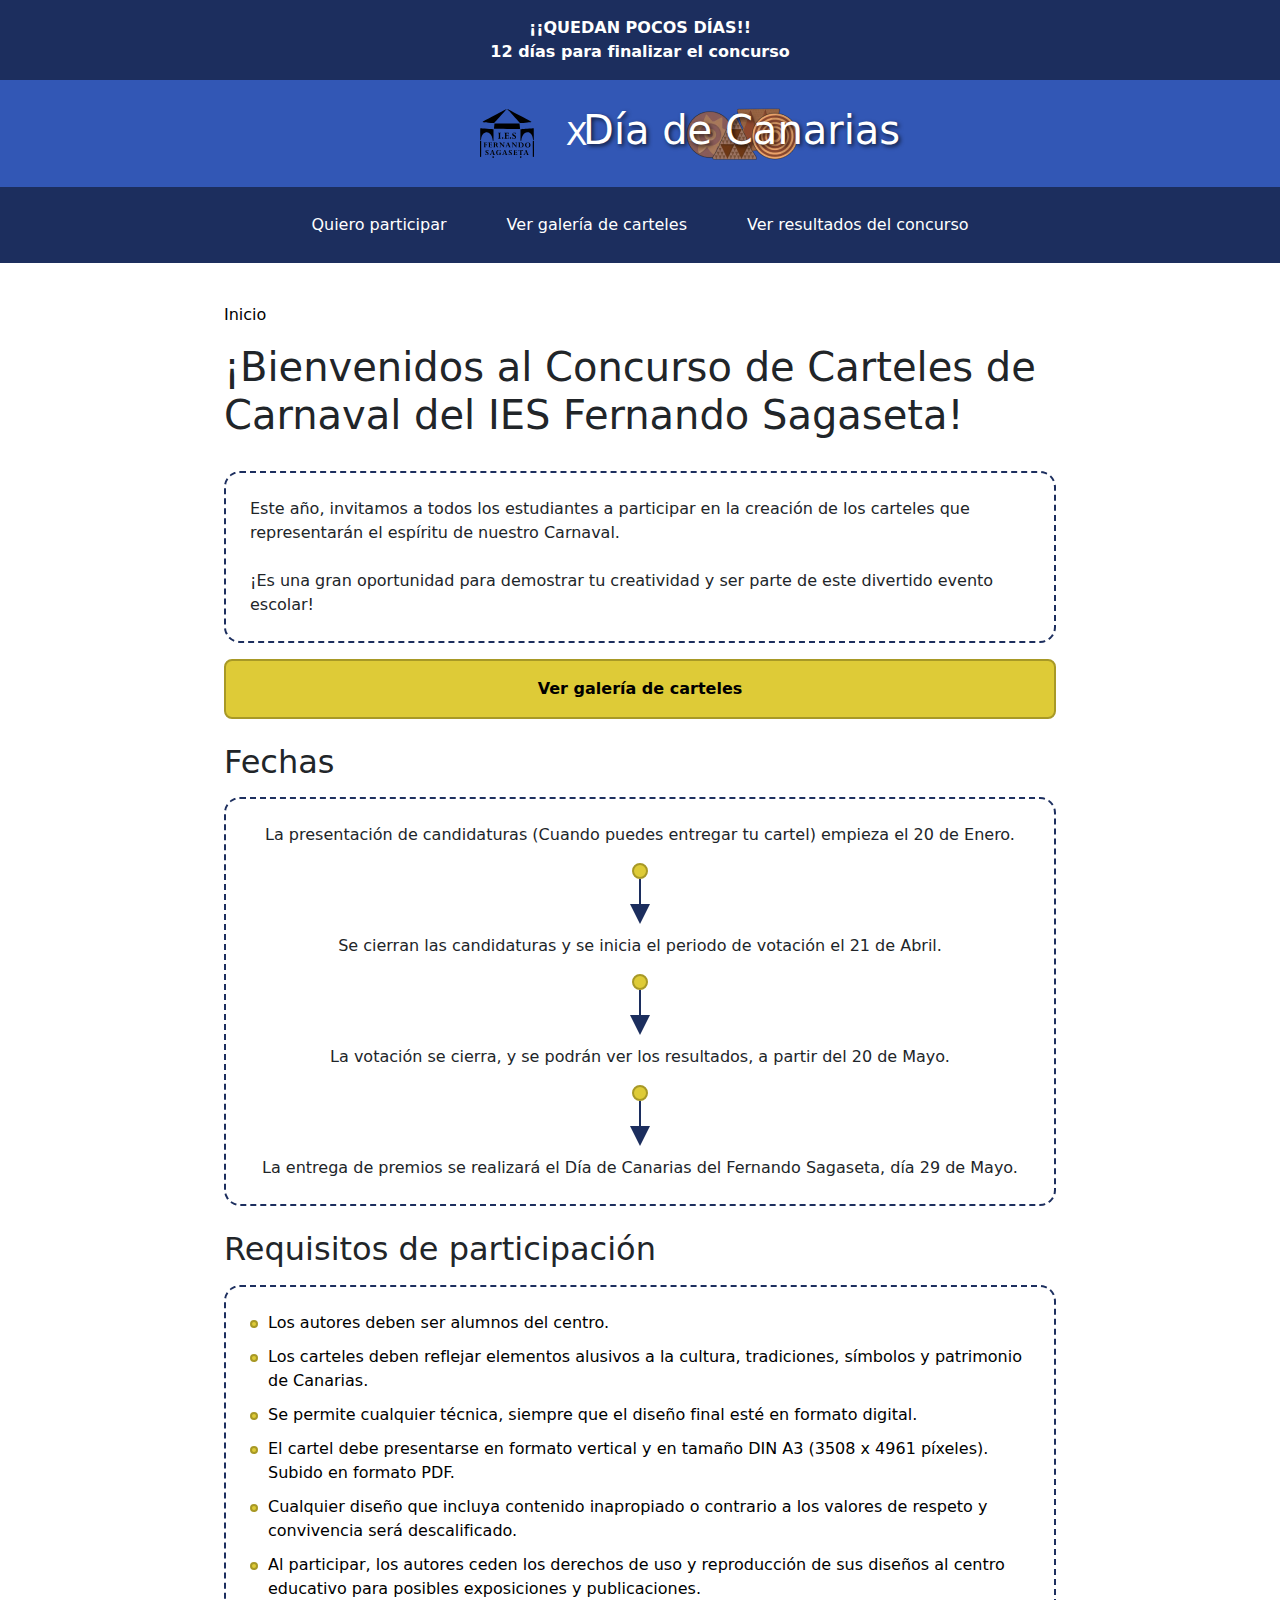
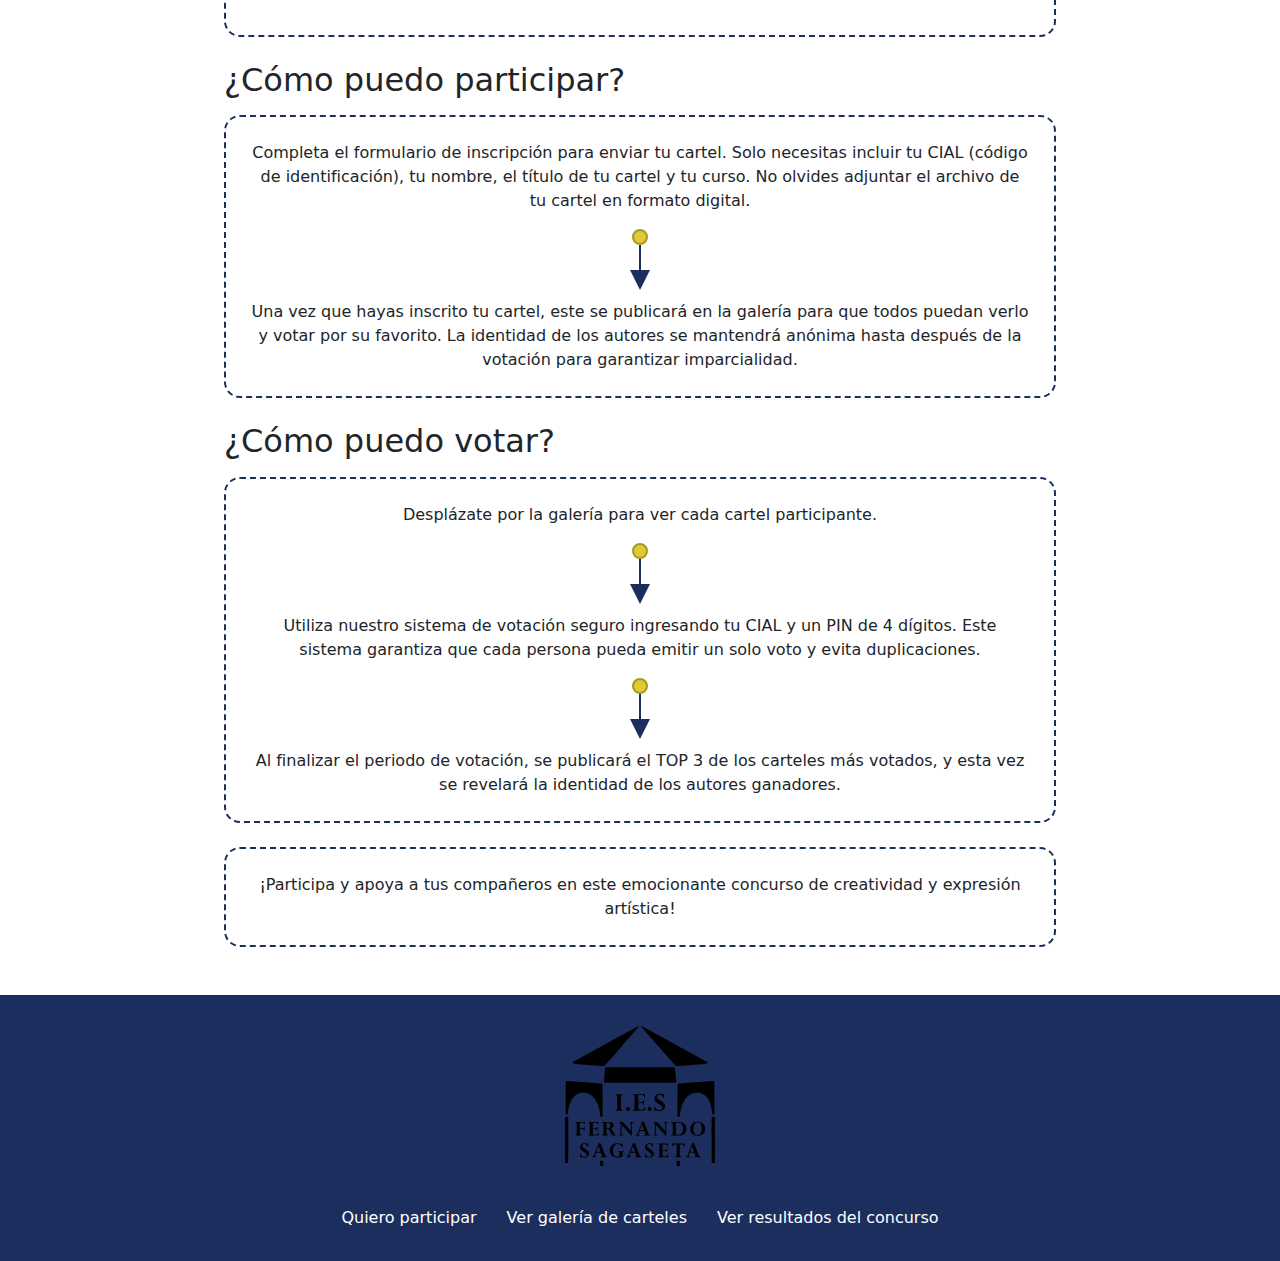
<file: index.html>
<!DOCTYPE html>
<html lang="es">

<head>
  <meta charset="UTF-8">
  <meta name="viewport" content="width=device-width, initial-scale=1.0">
  <title>Concurso de carteles</title>
  <link href="https://cdn.jsdelivr.net/npm/bootstrap@5.3.3/dist/css/bootstrap.min.css" rel="stylesheet"
    integrity="sha384-QWTKZyjpPEjISv5WaRU9OFeRpok6YctnYmDr5pNlyT2bRjXh0JMhjY6hW+ALEwIH" crossorigin="anonymous">
  <link rel="stylesheet" href="/styles/normalize.css">
  <link rel="stylesheet" href="/styles/styles.css">
  <link rel="stylesheet" href="/styles/especific/index.css">
  <link href="https://cdn.jsdelivr.net/npm/bootstrap-icons/font/bootstrap-icons.css" rel="stylesheet">
</head>

<body>

  <div id="header-container"></div>

  <main class="content-main d-flex flex-column">

    <nav>
      <a href="/index.html">Inicio</a>
    </nav>

    <h1 class="mt-2">¡Bienvenidos al Concurso de Carteles de Carnaval
      del IES Fernando Sagaseta!
    </h1>

    <p class="dashed-border p-4 mt-4">
      Este año, invitamos a todos los estudiantes a participar en la creación de los carteles que representarán el
      espíritu de nuestro Carnaval.
      <br><br>
      ¡Es una gran oportunidad para demostrar tu creatividad y ser parte de este divertido evento escolar!
    </p>

    <a href="/src/pages/poster.html" class="button">Ver galería de carteles</a>

    <h2 class="mt-4">Fechas</h2>
    <section class="dashed-border p-4 mt-2 text-center">
      La presentación de candidaturas (Cuando puedes entregar tu cartel) empieza el 20 de Enero.
      <div class="flecha-con-linea">
        <div class="punto"></div>
        <div class="linea"></div>
        <div class="flecha"></div>
      </div>
      Se cierran las candidaturas y se inicia el periodo de votación el 21 de Abril.
      <div class="flecha-con-linea">
        <div class="punto"></div>
        <div class="linea"></div>
        <div class="flecha"></div>
      </div>
      La votación se cierra, y se podrán ver los resultados, a partir del 20 de Mayo.
      <div class="flecha-con-linea">
        <div class="punto"></div>
        <div class="linea"></div>
        <div class="flecha"></div>
      </div>
      La entrega de premios se realizará el Día de Canarias del Fernando Sagaseta, día 29 de Mayo.
    </section>

    <h2 class="mt-4">Requisitos de participación</h2>
    <section class="dashed-border p-4 mt-2">
      <ul class="punto-con-texto">
        <li>Los autores deben ser alumnos del centro.</li>
        <li>Los carteles deben reflejar elementos alusivos a la cultura, tradiciones, símbolos y patrimonio de Canarias.</li>
        <li>Se permite cualquier técnica, siempre que el diseño final esté en formato digital.</li>
        <li>El cartel debe presentarse en formato vertical y en tamaño DIN A3 (3508 x 4961 píxeles). Subido en formato PDF.</li>
        <li>Cualquier diseño que incluya contenido inapropiado o contrario a los valores de respeto y convivencia será descalificado.</li>
        <li>Al participar, los autores ceden los derechos de uso y reproducción de sus diseños al centro educativo para posibles exposiciones y publicaciones.</li>
      </ul>
    </section>

    <h2 class="mt-4">¿Cómo puedo participar?</h2>
    <section class="dashed-border p-4 mt-2 text-center">
      Completa el formulario de inscripción para enviar tu cartel. Solo necesitas incluir tu CIAL (código de identificación), tu nombre, el título de tu cartel y tu curso. No olvides adjuntar el archivo de tu cartel en formato digital.
      <div class="flecha-con-linea">
        <div class="punto"></div>
        <div class="linea"></div>
        <div class="flecha"></div>
      </div>
      Una vez que hayas inscrito tu cartel, este se publicará en la galería para que todos puedan verlo y votar por su favorito. La identidad de los autores se mantendrá anónima hasta después de la votación para garantizar imparcialidad.
    </section>

    <h2 class="mt-4">¿Cómo puedo votar?</h2>
    <section class="dashed-border p-4 mt-2 text-center">
      Desplázate por la galería para ver cada cartel participante.
      <div class="flecha-con-linea">
        <div class="punto"></div>
        <div class="linea"></div>
        <div class="flecha"></div>
      </div>
      Utiliza nuestro sistema de votación seguro ingresando tu CIAL y un PIN de 4 dígitos. Este sistema garantiza que cada persona pueda emitir un solo voto y evita duplicaciones.
      <div class="flecha-con-linea">
        <div class="punto"></div>
        <div class="linea"></div>
        <div class="flecha"></div>
      </div>
      Al finalizar el periodo de votación, se publicará el TOP 3 de los carteles más votados, y esta vez se revelará la identidad de los autores ganadores.
    </section>

    <p class="dashed-border p-4 text-center mt-4">
      ¡Participa y apoya a tus compañeros en este emocionante concurso de creatividad y expresión artística!
    </p>

  </main>

  <div id="footer-container"></div>

  <button id="scrollToTop" class="scroll-to-top">
    <i class="bi bi-arrow-up"></i>
  </button>

  <script src="https://cdn.jsdelivr.net/npm/bootstrap@5.3.3/dist/js/bootstrap.bundle.min.js"
    integrity="sha384-YvpcrYf0tY3lHB60NNkmXc5s9fDVZLESaAA55NDzOxhy9GkcIdslK1eN7N6jIeHz"
    crossorigin="anonymous"></script>
  <script src="/src/script.js" type="text/javascript"></script>

</body>

</html>
</file>
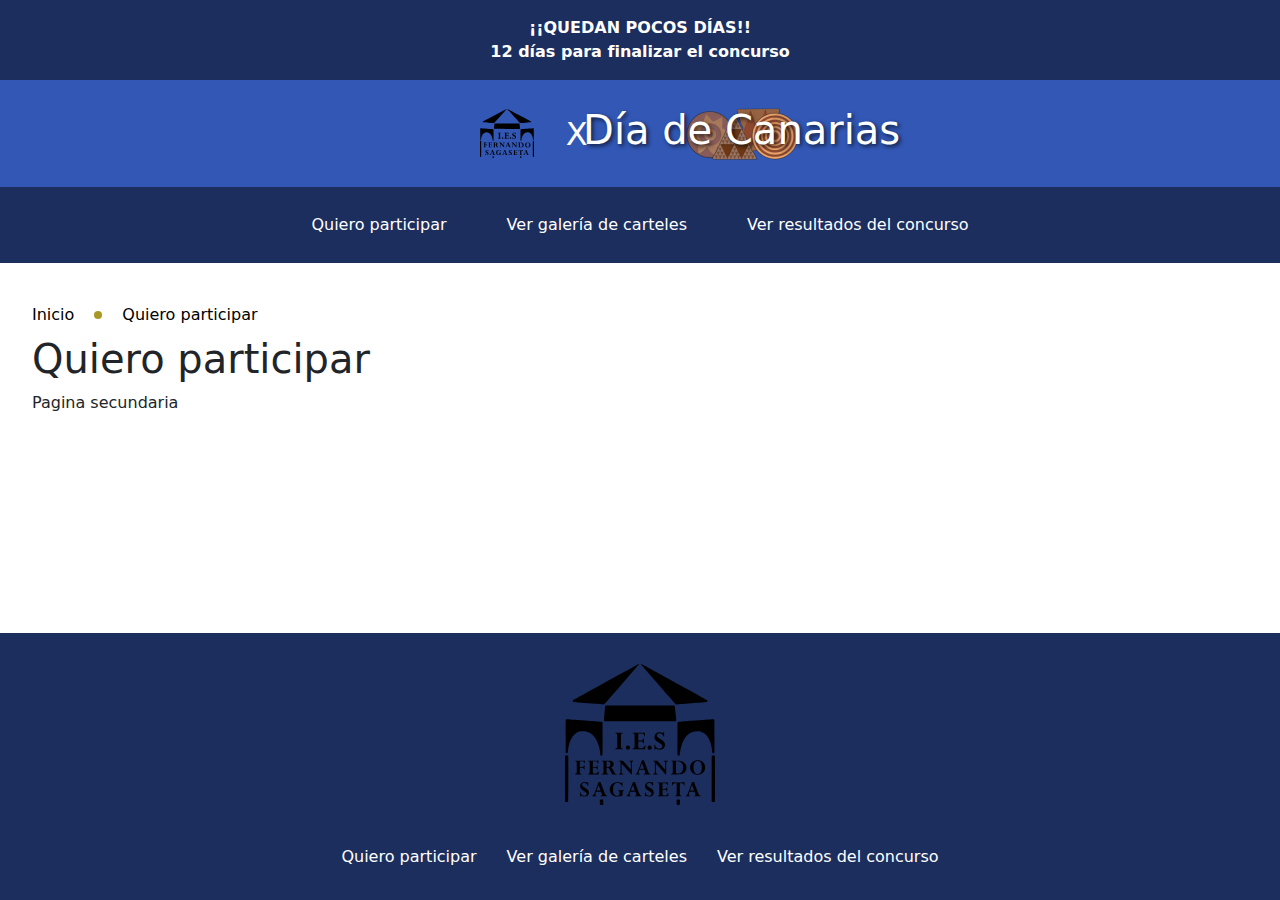
<file: src/pages/participate.html>
<!DOCTYPE html>
<html lang="es">

<head>
  <meta charset="UTF-8">
  <meta name="viewport" content="width=device-width, initial-scale=1.0">
  <title>Quiero participar</title>
  <link href="https://cdn.jsdelivr.net/npm/bootstrap@5.3.3/dist/css/bootstrap.min.css" rel="stylesheet" integrity="sha384-QWTKZyjpPEjISv5WaRU9OFeRpok6YctnYmDr5pNlyT2bRjXh0JMhjY6hW+ALEwIH" crossorigin="anonymous">
  <link rel="stylesheet" href="/styles/normalize.css">
  <link rel="stylesheet" href="/styles/styles.css">
</head>

<body>

  <div id="header-container"></div>

  <main>
    <nav>
      <a href="/index.html">Inicio</a>
      <div class="bolita"></div>
      <a href="/src/pages/participate.html">Quiero participar</a>
    </nav>
    <h1>Quiero participar</h1>
    <p>Pagina secundaria</p>
  </main>

  <div id="footer-container"></div>

  <script src="https://cdn.jsdelivr.net/npm/bootstrap@5.3.3/dist/js/bootstrap.bundle.min.js" integrity="sha384-YvpcrYf0tY3lHB60NNkmXc5s9fDVZLESaAA55NDzOxhy9GkcIdslK1eN7N6jIeHz" crossorigin="anonymous"></script>
  <script src="/src/script.js" type="text/javascript"></script>

</body>

</html>
</file>
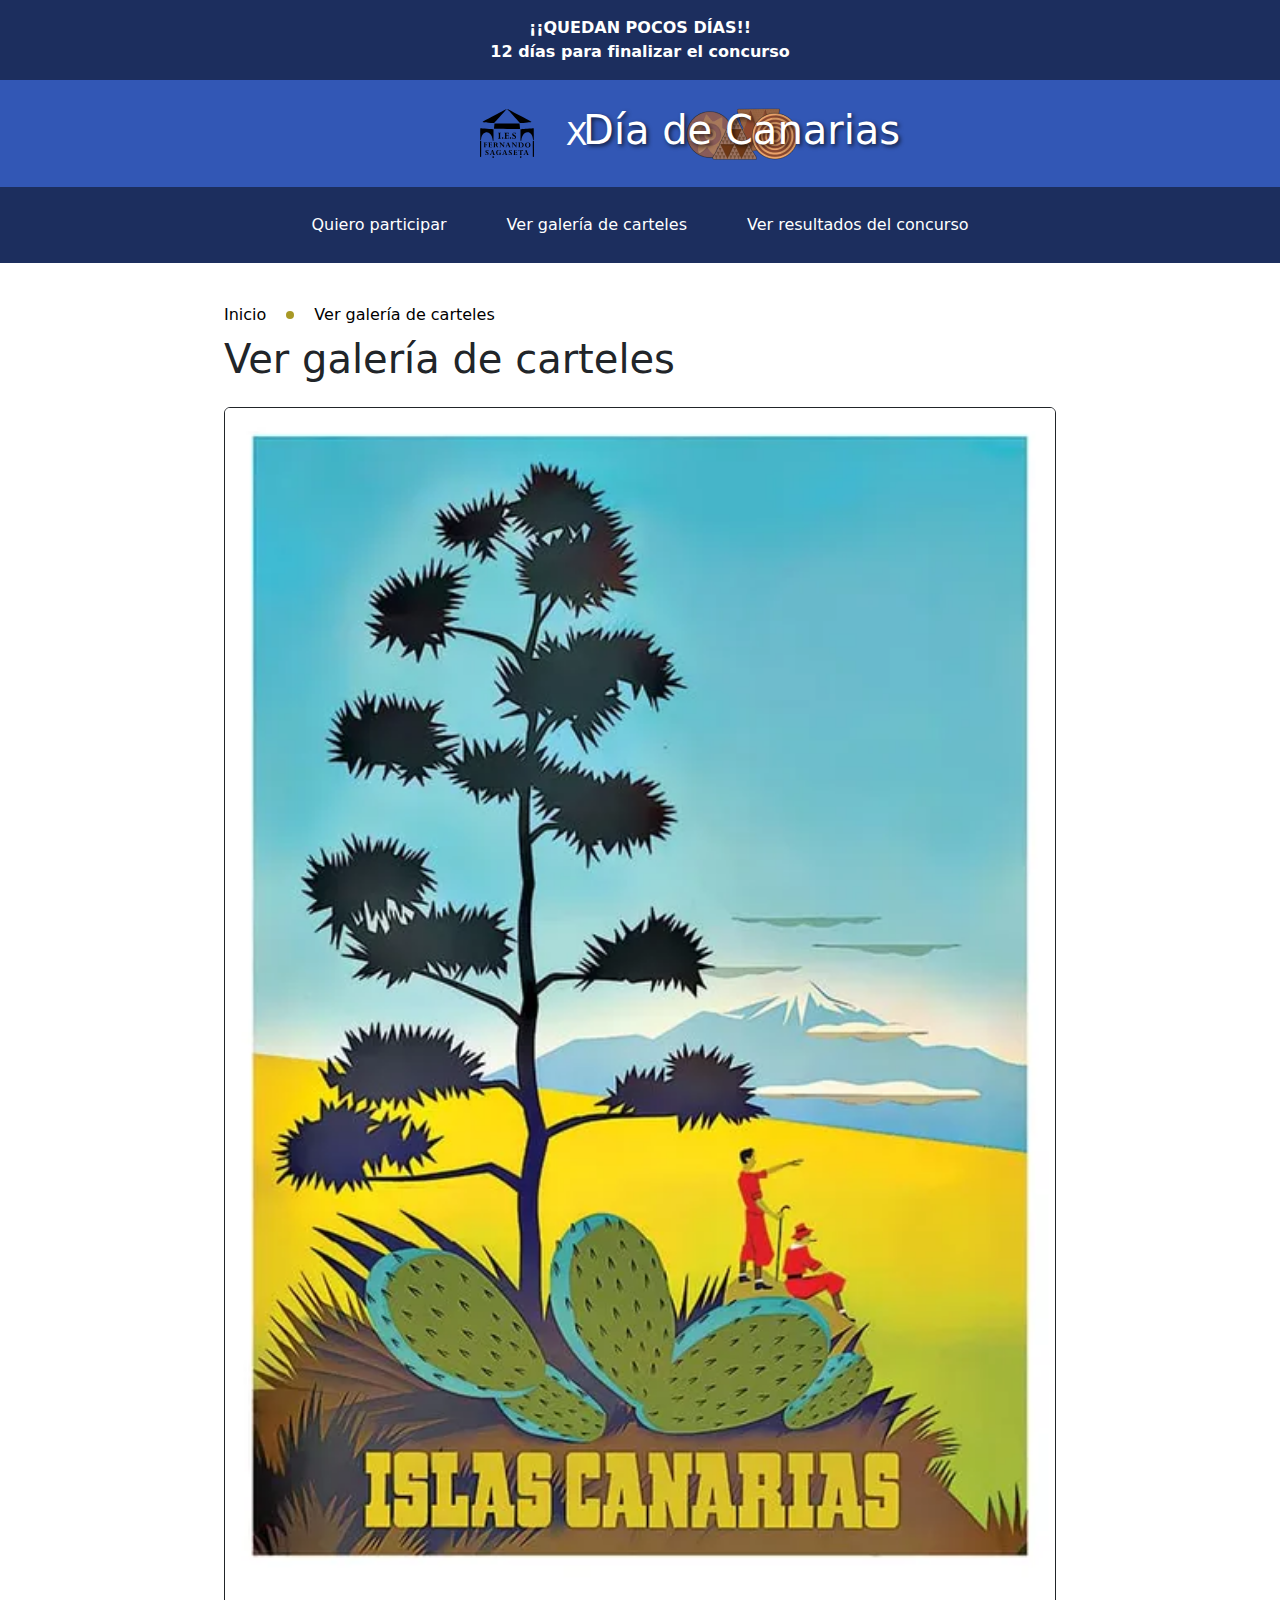
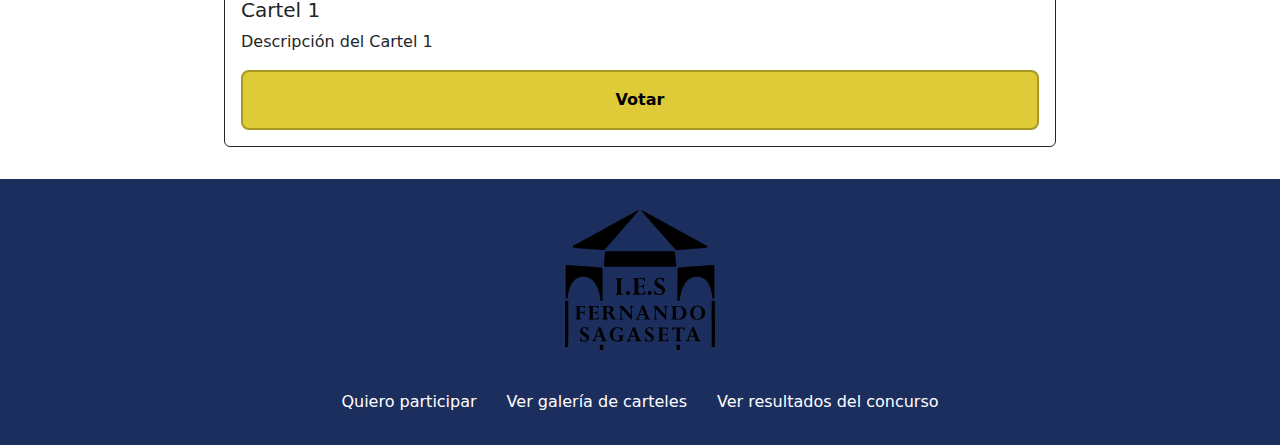
<file: src/pages/poster.html>
<!DOCTYPE html>
<html lang="es">

<head>
  <meta charset="UTF-8">
  <meta name="viewport" content="width=device-width, initial-scale=1.0">
  <title>Ver galería de carteles</title>
  <link href="https://cdn.jsdelivr.net/npm/bootstrap@5.3.3/dist/css/bootstrap.min.css" rel="stylesheet" integrity="sha384-QWTKZyjpPEjISv5WaRU9OFeRpok6YctnYmDr5pNlyT2bRjXh0JMhjY6hW+ALEwIH" crossorigin="anonymous">
  <link rel="stylesheet" href="/styles/normalize.css">
  <link rel="stylesheet" href="/styles/styles.css">
  <link href="https://cdn.jsdelivr.net/npm/bootstrap-icons/font/bootstrap-icons.css" rel="stylesheet">
  <link rel="stylesheet" href="/styles/especific/poster.css">
</head>

<body>

  <div id="header-container"></div>

  <main class="content-main"> 
    <nav>
      <a href="/index.html">Inicio</a>
      <div class="bolita"></div>
      <a href="/src/pages/poster.html">Ver galería de carteles</a>
    </nav>

    <h1 class="mb-4">Ver galería de carteles</h1>
    
    <div id="gallery" class="row row-cols-1 g-4">
    </div>

  </main>

  <div id="footer-container"></div>

  <button id="scrollToTop" class="scroll-to-top">
    <i class="bi bi-arrow-up"></i>
  </button>

  <script src="https://cdn.jsdelivr.net/npm/bootstrap@5.3.3/dist/js/bootstrap.bundle.min.js" integrity="sha384-YvpcrYf0tY3lHB60NNkmXc5s9fDVZLESaAA55NDzOxhy9GkcIdslK1eN7N6jIeHz" crossorigin="anonymous"></script>

  <script src="/src/script.js" type="text/javascript"></script>
  <script src="/src/gallery.js" type="text/javascript"></script>

</body>

</html>
</file>
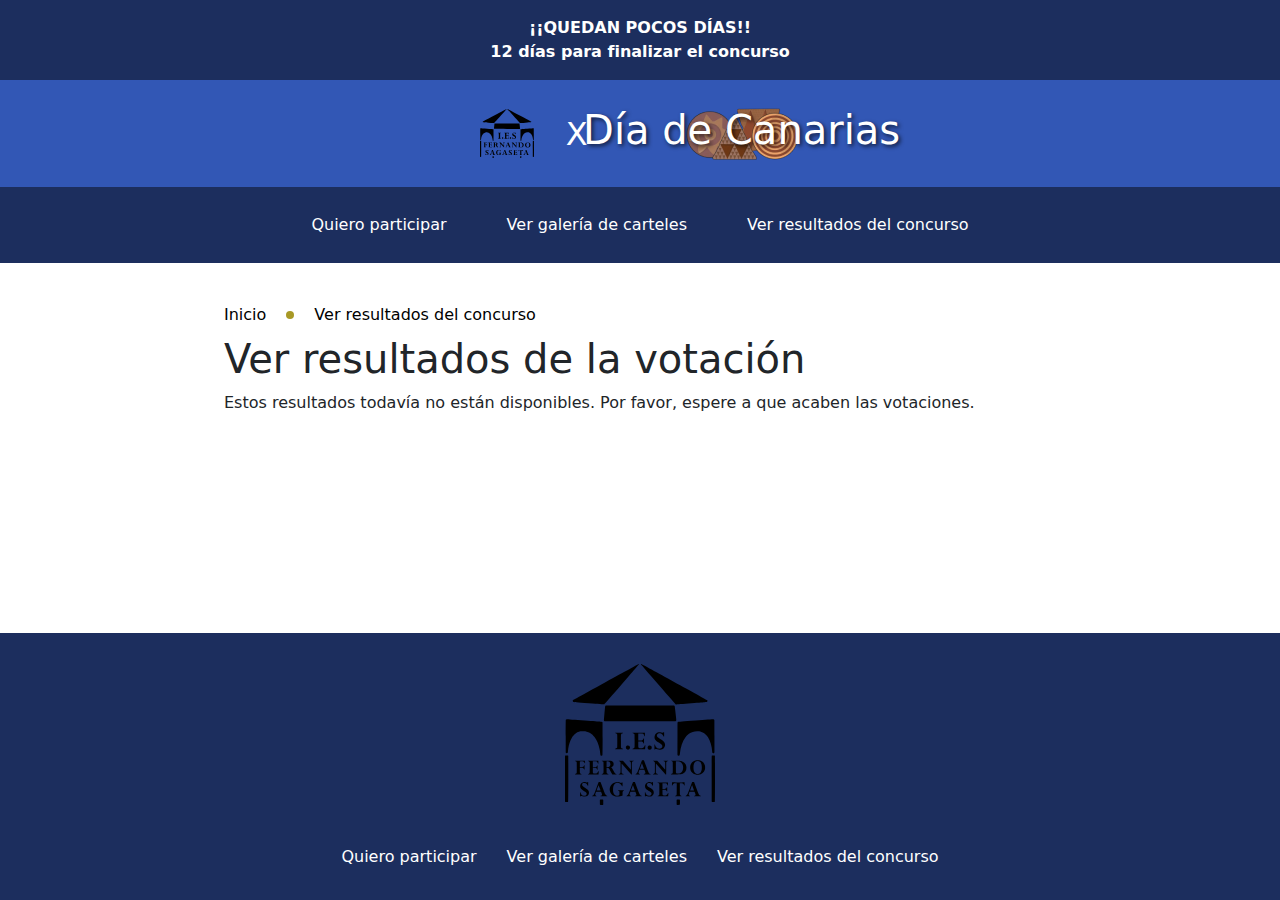
<file: src/pages/results.html>
<!DOCTYPE html>
<html lang="es">

<head>
  <meta charset="UTF-8">
  <meta name="viewport" content="width=device-width, initial-scale=1.0">
  <title>Ver resultados de la votación</title>
  <link href="https://cdn.jsdelivr.net/npm/bootstrap@5.3.3/dist/css/bootstrap.min.css" rel="stylesheet" integrity="sha384-QWTKZyjpPEjISv5WaRU9OFeRpok6YctnYmDr5pNlyT2bRjXh0JMhjY6hW+ALEwIH" crossorigin="anonymous">
  <link rel="stylesheet" href="/styles/normalize.css">
  <link rel="stylesheet" href="/styles/styles.css">
  <link href="https://cdn.jsdelivr.net/npm/bootstrap-icons/font/bootstrap-icons.css" rel="stylesheet">
</head>

<body>

  <div id="header-container"></div>

  <main class="content-main">
    <nav>
      <a href="/index.html">Inicio</a>
      <div class="bolita"></div>
      <a href="/src/pages/results.html">Ver resultados del concurso</a>
    </nav>
    <h1>Ver resultados de la votación</h1>
    <p>Estos resultados todavía no están disponibles. Por favor, espere a que acaben las votaciones.</p>
  </main>

  <div id="footer-container"></div>

  <button id="scrollToTop" class="scroll-to-top">
    <i class="bi bi-arrow-up"></i>
  </button>

  <script src="https://cdn.jsdelivr.net/npm/bootstrap@5.3.3/dist/js/bootstrap.bundle.min.js" integrity="sha384-YvpcrYf0tY3lHB60NNkmXc5s9fDVZLESaAA55NDzOxhy9GkcIdslK1eN7N6jIeHz" crossorigin="anonymous"></script>
  <script src="/src/script.js" type="text/javascript"></script>

</body>

</html>
</file>
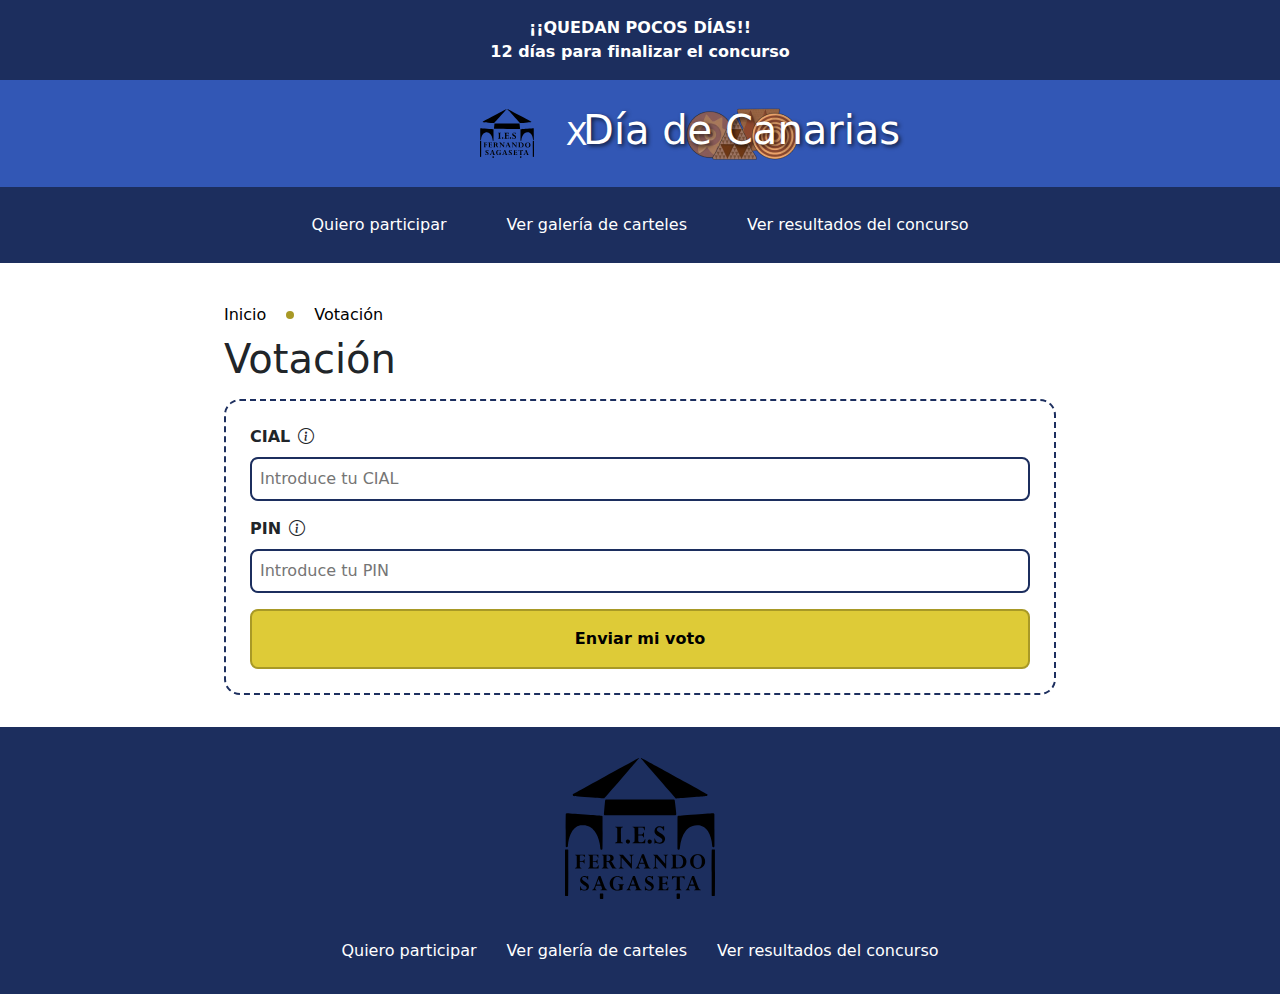
<file: src/pages/vote.html>
<!DOCTYPE html>
<html lang="es">

<head>
  <meta charset="UTF-8">
  <meta name="viewport" content="width=device-width, initial-scale=1.0">
  <title>Votación</title>
  <link href="https://cdn.jsdelivr.net/npm/bootstrap@5.3.3/dist/css/bootstrap.min.css" rel="stylesheet" integrity="sha384-QWTKZyjpPEjISv5WaRU9OFeRpok6YctnYmDr5pNlyT2bRjXh0JMhjY6hW+ALEwIH" crossorigin="anonymous">
  <link rel="stylesheet" href="/styles/normalize.css">
  <link rel="stylesheet" href="/styles/styles.css">
  <link rel="stylesheet" href="/styles/especific/participate.css">
  <link href="https://cdn.jsdelivr.net/npm/bootstrap-icons/font/bootstrap-icons.css" rel="stylesheet">
</head>

<body>

  <div id="header-container"></div>

  <main class="content-main d-flex flex-column">

    <nav>
      <a href="/index.html">Inicio</a>
      <div class="bolita"></div>
      <a href="/src/pages/vote.html">Votación</a>
    </nav>

    <h1 class="mb-3">Votación</h1>
    
    <form method="POST" enctype="multipart/form-data" class="d-flex flex-column dashed-border p-4">

      <!-- CIAL -->
      <label for="cial" class="form-label d-flex align-items-center">
        CIAL 
        <span class="ms-2" data-bs-toggle="tooltip" data-bs-placement="top" title="El CIAL es tu Código de Identificación del Alumno. Se encuentra en tus credenciales escolares o documentos oficiales.">
          <i class="bi bi-info-circle"></i>
        </span>
      </label>
      <input type="text" class="mb-3 p-2" id="cial" name="cial" placeholder="Introduce tu CIAL" required>
    
      <!-- PIN -->
      <label for="pin" class="form-label d-flex align-items-center">
        PIN
        <span class="ms-2" data-bs-toggle="tooltip" data-bs-placement="top" title="El PIN son los cuatro últimos dígitos de tu DNI.">
          <i class="bi bi-info-circle"></i>
        </span>
      </label>
      <input type="password" class="mb-3  p-2" id="pin" name="pin" placeholder="Introduce tu PIN" required>
    
      <!-- Botón -->
      <button type="submit" class="button">Enviar mi voto</button>
    </form>


  </main>

  <div id="footer-container"></div>

  <button id="scrollToTop" class="scroll-to-top">
    <i class="bi bi-arrow-up"></i>
  </button>

  <script src="https://cdn.jsdelivr.net/npm/bootstrap@5.3.3/dist/js/bootstrap.bundle.min.js" integrity="sha384-YvpcrYf0tY3lHB60NNkmXc5s9fDVZLESaAA55NDzOxhy9GkcIdslK1eN7N6jIeHz" crossorigin="anonymous"></script>
  <script src="/src/script.js" type="text/javascript"></script>

</body>

</html>
</file>
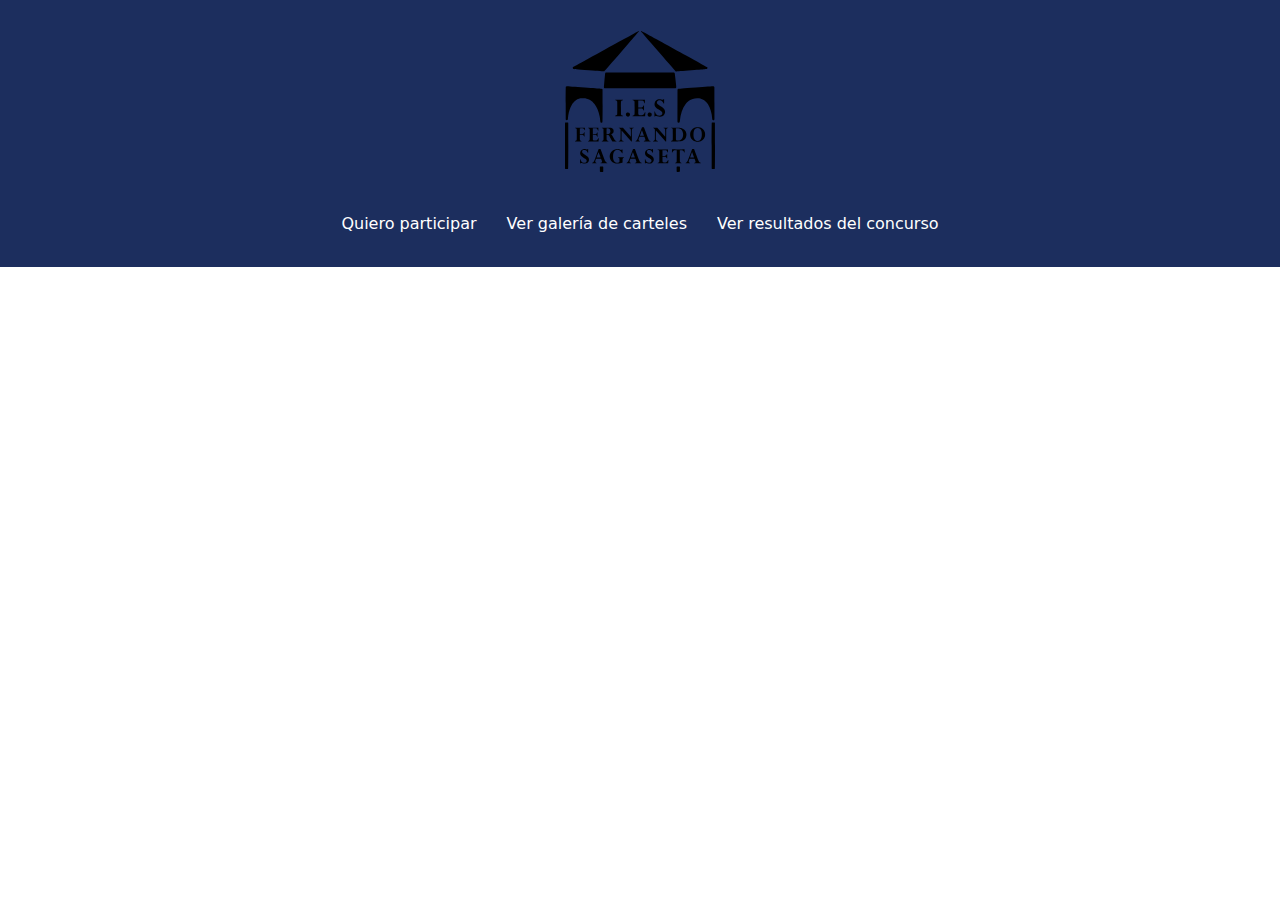
<file: src/components/footer/footer.html>
<!DOCTYPE html>
<html lang="es">

<head>
  <meta charset="UTF-8">
  <meta name="viewport" content="width=device-width, initial-scale=1.0">
  <title>Footer</title>

  <link href="https://cdn.jsdelivr.net/npm/bootstrap@5.3.0-alpha1/dist/css/bootstrap.min.css" rel="stylesheet">
  <link href="/src/components/footer/footer.css" rel="stylesheet">
</head>

<body>

  <footer>
    <a href="/index.html"><img src="/src/img/logo.svg" alt="logo sagaseta"></a>
    <div class="query">
      <a href="/src/pages/participate.html" class="link">Quiero participar</a>
      <a href="/src/pages/poster.html" class="link">Ver galería de carteles</a>
      <a href="/src/pages/results.html" class="link">Ver resultados del concurso</a>
    </div>
  </footer>

  <script src="https://cdn.jsdelivr.net/npm/bootstrap@5.3.0-alpha1/dist/js/bootstrap.bundle.min.js"></script>

</body>

</html>
</file>
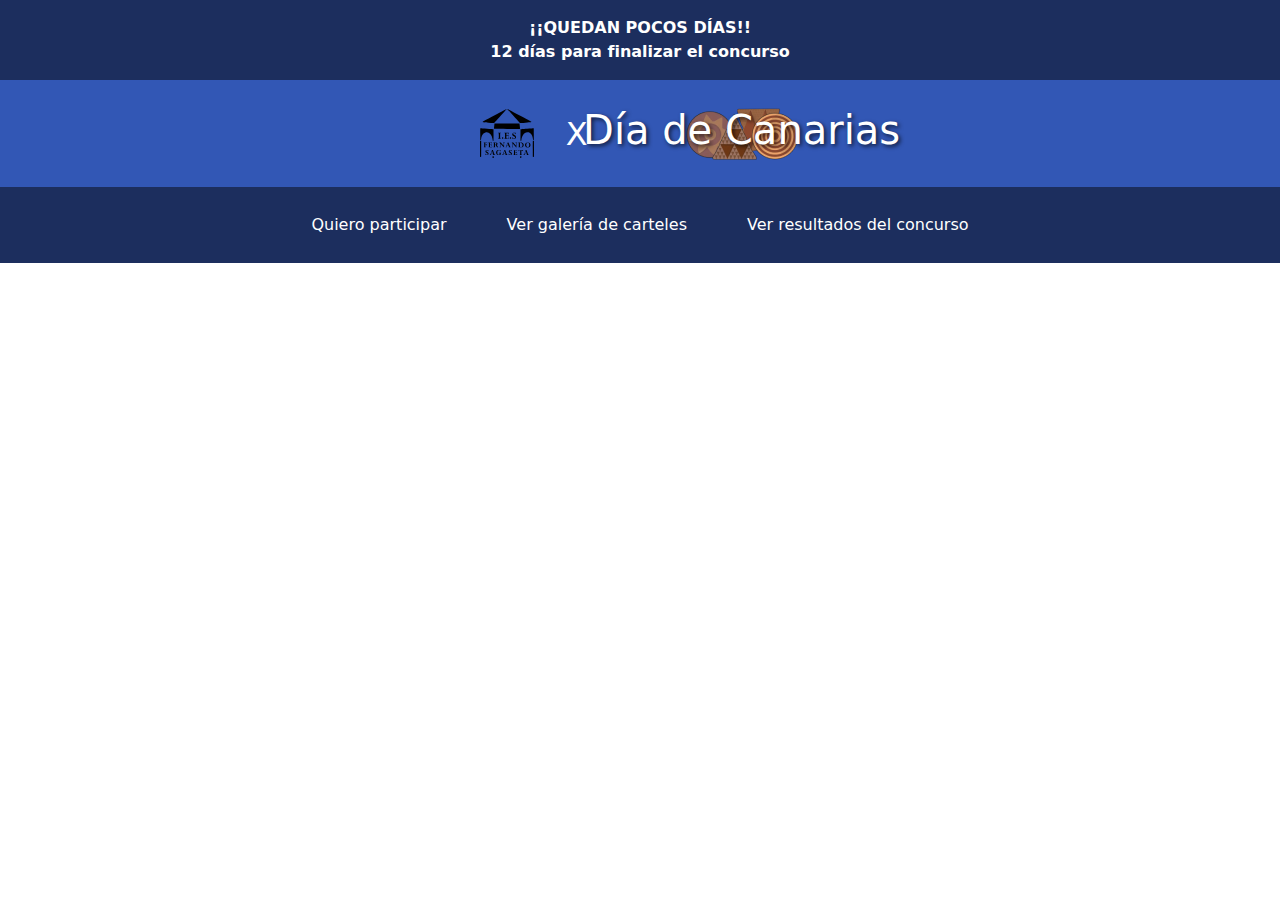
<file: src/components/header/header.html>
<!DOCTYPE html>
<html lang="es">

<head>
  <meta charset="UTF-8">
  <meta name="viewport" content="width=device-width, initial-scale=1.0">
  <title>Header</title>

  <link href="https://cdn.jsdelivr.net/npm/bootstrap@5.3.0-alpha1/dist/css/bootstrap.min.css" rel="stylesheet">
  <link href="/src/components/header/header.css" rel="stylesheet">
</head>

<body>

  <section class="section-alert">
    <p>¡¡QUEDAN POCOS DÍAS!!</p>
    <p>12 días para finalizar el concurso</p>
  </section>

  <a href="/" class="text-decoration-none">
    <header class="container-fluid py-3" style="background-color: #3257B5;">
      <div class="container header-content">
  
        <div class="logo-x">
          <img src="/src/img/logo.svg" alt="logo sagaseta" class="img-fluid logo">
        </div>
  
        <span class="text-white fs-2">X</span>
  
        <div class="header-image">
          <img src="/src/img/pintaderas.png" alt="pintaderas" class="img-fluid">
          <div class="overlay-text text-nowrap">
            <h1>Día de Canarias</h1>
          </div>
        </div>
  
      </div>
    </header>
  </a>

  <section>
    <nav>
      <a href="/src/pages/participate.html">Quiero participar</a>
      <a href="/src/pages/poster.html">Ver galería de carteles</a>
      <a href="/src/pages/results.html">Ver resultados del concurso</a>
    </nav>
  </section>

  <script src="https://cdn.jsdelivr.net/npm/bootstrap@5.3.0-alpha1/dist/js/bootstrap.bundle.min.js"></script>

</body>

</html>
</file>
<file: styles/styles.css>
html,
body {
  height: 100%;
  margin: 0;
}

body {
  display: flex;
  flex-direction: column;
}

main {
  flex-grow: 1;
  padding: 2rem;
}

main nav {
  display: flex;
  gap: 20px;
  justify-content: flex-start;
  padding: .5rem 0;
  align-items: center;
}

main nav a {
  color: black;
  text-decoration: none;
  font-size: 16px;
}

main nav a:hover {
  text-decoration: underline;
}

.bolita {
  width: .5rem;
  height: .5rem;
  background-color: #A89926;
  border-radius: 50%;
}

.scroll-to-top {
  position: fixed;
  bottom: 40px; /* Ajusta el margen inferior */
  right: 20px;
  background-color: #DECB37; /* Fondo amarillo */
  border: 2px solid #A89926;
  border-radius: 50%;       /* Botón circular */
  width: 50px;              /* Ancho del botón */
  height: 50px;             /* Alto del botón */
  display: none;            /* Ocultar inicialmente */
  justify-content: center;
  align-items: center;
  cursor: pointer;
  box-shadow: 0px 4px 6px rgba(0, 0, 0, 0.2); /* Sombra */
  transition: opacity 0.3s ease, transform 0.3s ease;
  
}

.scroll-to-top:hover {
  background-color: #A89926; /* Fondo oscuro al pasar el cursor */
  transform: scale(1.1);     /* Ligeramente más grande */
}

.scroll-to-top.show {
  display: flex; /* Muestra el botón */
  opacity: 1;    /* Plena visibilidad */
}

.scroll-to-top.hide {
  opacity: 0;    /* Oculta suavemente */
  transform: translateY(20px); /* Desplaza hacia abajo mientras desaparece */
}

.scroll-to-top i {
  font-size: 24px;  /* Tamaño de la flecha */
  color: black;     /* Color negro de la flecha */
}

/* Media Query para tablet y pantallas más grandes */
@media (min-width: 768px) {
  main.content-main {
    width: 70%;  /* Limita el ancho del main al 70% de la pantalla */
    margin: 0 auto;  /* Centra el contenido horizontalmente */
  }
}
</file>
<file: styles/especific/index.css>
.dashed-border {
  border: 2px dashed #1C2E5E;
  border-radius: 1rem;
}

.button {
  border-radius: .5rem;
  background-color: #DECB37;
  border: 2px solid #A89926;
  color: black;
  padding: 1rem 2rem;
  font-size: 16px;
  font-weight: bold;
  text-decoration: none;
  display: inline-block;
  text-align: center;
  cursor: pointer;
  transition: background-color 0.3s, border-color 0.3s;
}

.button:hover {
  background-color: #A89926;
  border-color: #DECB37;
  color: white;
}

.flecha-con-linea {
  display: flex;
  flex-direction: column;
  align-items: center; /* Centra la flecha y la línea */
}

.flecha {
  width: 0;
  height: 0;
  border-left: 10px solid transparent;
  border-right: 10px solid transparent;
  border-top: 20px solid #1C2E5E; /* Flecha hacia abajo */
  margin-bottom: 10px; /* Espacio entre la flecha y la línea */
}

.linea {
  width: 2px;         /* Ancho de la línea */
  height: 25px;       /* Longitud de la línea */
  background-color: #1C2E5E; /* Color de la línea */
}

.punto {
  width: 1rem;
  height: 1rem;
  background-color: #DECB37;
  border: 2px solid #A89926;
  border-radius: 50%;
  margin-top: 1rem;
}

ul.punto-con-texto {
  list-style: none;
  padding-left: 0;
  margin: 0;
}

ul.punto-con-texto li {
  display: flex;
  align-items: baseline;
  font-size: 16px;    
  color: black;
  margin-bottom: 10px;
}

ul.punto-con-texto li::before {
  content: "";
  width: 8px;
  height: 8px;
  background-color: #DECB37;
  border-radius: 50%;
  margin-right: 10px;
  flex-shrink: 0;
  border: 2px solid #A89926;
}
</file>
<file: styles/especific/poster.css>
.button {
    border-radius: .5rem;
    background-color: #DECB37;
    border: 2px solid #A89926;
    color: black;
    padding: 1rem 2rem;
    font-size: 16px;
    font-weight: bold;
    text-decoration: none;
    display: inline-block;
    text-align: center;
    cursor: pointer;
    transition: background-color 0.3s, border-color 0.3s;
  }
  
  .button:hover {
    background-color: #A89926;
    border-color: #DECB37;
    color: white;
  }
</file>
<file: styles/especific/participate.css>
.button {
  border-radius: .5rem;
  background-color: #DECB37;
  border: 2px solid #A89926;
  color: black;
  padding: 1rem 2rem;
  font-size: 16px;
  font-weight: bold;
  text-decoration: none;
  display: inline-block;
  text-align: center;
  cursor: pointer;
  transition: background-color 0.3s, border-color 0.3s;
}

.button:hover {
  background-color: #A89926;
  border-color: #DECB37;
  color: white;
}

.dashed-border {
  border: 2px dashed #1C2E5E;
  border-radius: 1rem;
}

label {
  font-weight: bold;
}

input, textarea {
  border: 2px solid #1C2E5E;
  border-radius: .5rem;
}
</file>
<file: src/components/footer/footer.css>
footer {
  background-color: #1C2E5E;
  color: white;
  text-align: center;
  padding: 1rem 0;
  position: sticky;
  bottom: 0;
  width: 100%;
}

footer img {
  max-width: 150px;
  margin-bottom: 10px;
}

footer a {
  display: block;
  padding: 10px 15px;
  color: white;
  text-decoration: none;
  margin: 5px 0;
}

footer .link:hover {
  background-color: #DECB37;
  color: black;
  font-weight: bold;
}

@media (min-width: 768px) {

  footer {
    background-color: #1C2E5E;
    color: white;
    text-align: center;
    padding: 1rem 0;
    position: sticky;
    bottom: 0;
    width: 100%;
  }
  
  footer .query {
    display: flex;
    flex-direction: row;
    justify-content: center;
  }

  footer .link:hover {
    background-color: #DECB37;
    color: black;
    font-weight: bold;
    border-radius: 5px; /* Bordes redondeados */
  }
}
</file>
<file: src/components/header/header.css>
/* Estilos generales */
.header-image {
  position: relative;
  width: 100%;
}

.header-image img {
  width: 60%;
  height: auto;
  display: block;
  margin: 0 auto;
}

.header-image .overlay-text {
  position: absolute;
  top: 50%;
  left: 50%;
  transform: translate(-50%, -50%);
  color: white;
  font-size: 4rem;
  font-weight: bold;
  text-shadow: 2px 2px 4px rgba(0, 0, 0, 0.7);
}

.header-content {
  display: flex;
  justify-content: center; /* Centra horizontalmente */
  align-items: center; /* Centra verticalmente */
  text-align: center;
  width: 100%;
  flex-direction: column; /* Coloca los elementos en una columna */
  padding: .5rem 0;
  gap: 1rem; /* Espacio entre los elementos */
}

.header-content .logo-x {
  display: flex;
  justify-content: center;
  align-items: center;
  gap: 1rem;
  margin-bottom: 1rem;
}

.header-content .logo-x img {
  max-width: 150px; /* Ajusta el tamaño máximo del logo */
  max-height: 50px; /* Ajusta la altura máxima del logo */
  width: auto; /* Mantiene la proporción */
  height: auto; /* Mantiene la proporción */
}

.section-alert {
  font-weight: bold;
  color: white;
  background-color: #1C2E5E;
  text-align: center;
  padding: 1rem;
  margin: 0;
}

.section-alert p {
  margin-bottom: 0;
}

section nav {
  background-color: #1C2E5E; /* Fondo de los botones también */
  padding: 1rem 0; /* Añadimos algo de relleno al contenedor */
}

section nav a {
  display: block;
  padding: 10px 15px;
  text-align: center;
  background-color: transparent; /* Botones sin color de fondo para heredar el del contenedor */
  color: white;
  text-decoration: none;
  border-radius: 0;
}

section nav a:hover {
  background-color: #DECB37;
  color: black;
  font-weight: bold;
}


@media (min-width: 768px) {

  .header-content {
    flex-direction: row; /* Cambiar a fila */
    justify-content: center; /* Centrar todo horizontalmente */
    gap: 2rem; /* Aumenta el espacio entre los elementos */
  }

  .header-content .logo-x {
    margin-bottom: 0;
  }

  /* Ajustamos el tamaño de la imagen "Día de Canarias" en pantallas grandes */
  .header-image img {
    width: auto; /* Mantiene la proporción */
    max-width: 100%; /* Limita el tamaño máximo de la imagen a 50% */
    max-height: 10rem; /* Asegura que la imagen tenga una altura máxima de 10rem */
  }

  /* Disposición en fila para los enlaces del nav */
  section nav {
    display: flex;
    justify-content: center; /* Centra los enlaces */
    align-items: center;
    gap: 10px; /* Añade espacio entre los enlaces */
    text-decoration: none;
  }

  section nav a {
    display: inline-block; /* Cambio para que los enlaces se alineen horizontalmente */
    padding: 10px 20px;
    margin: 0 5px; /* Espacio entre enlaces */
    text-align: center;
    background-color: transparent; /* Botones sin fondo para heredar el fondo del contenedor */
    color: white;
    text-decoration: none;
    border-radius: 5px; /* Bordes redondeados */
  }

  section nav a:hover {
    background-color: #DECB37;
    color: black;
    font-weight: bold;
  }

  .header-image {
    max-width: fit-content;
    margin-left: 4rem;
  }
}
</file>
